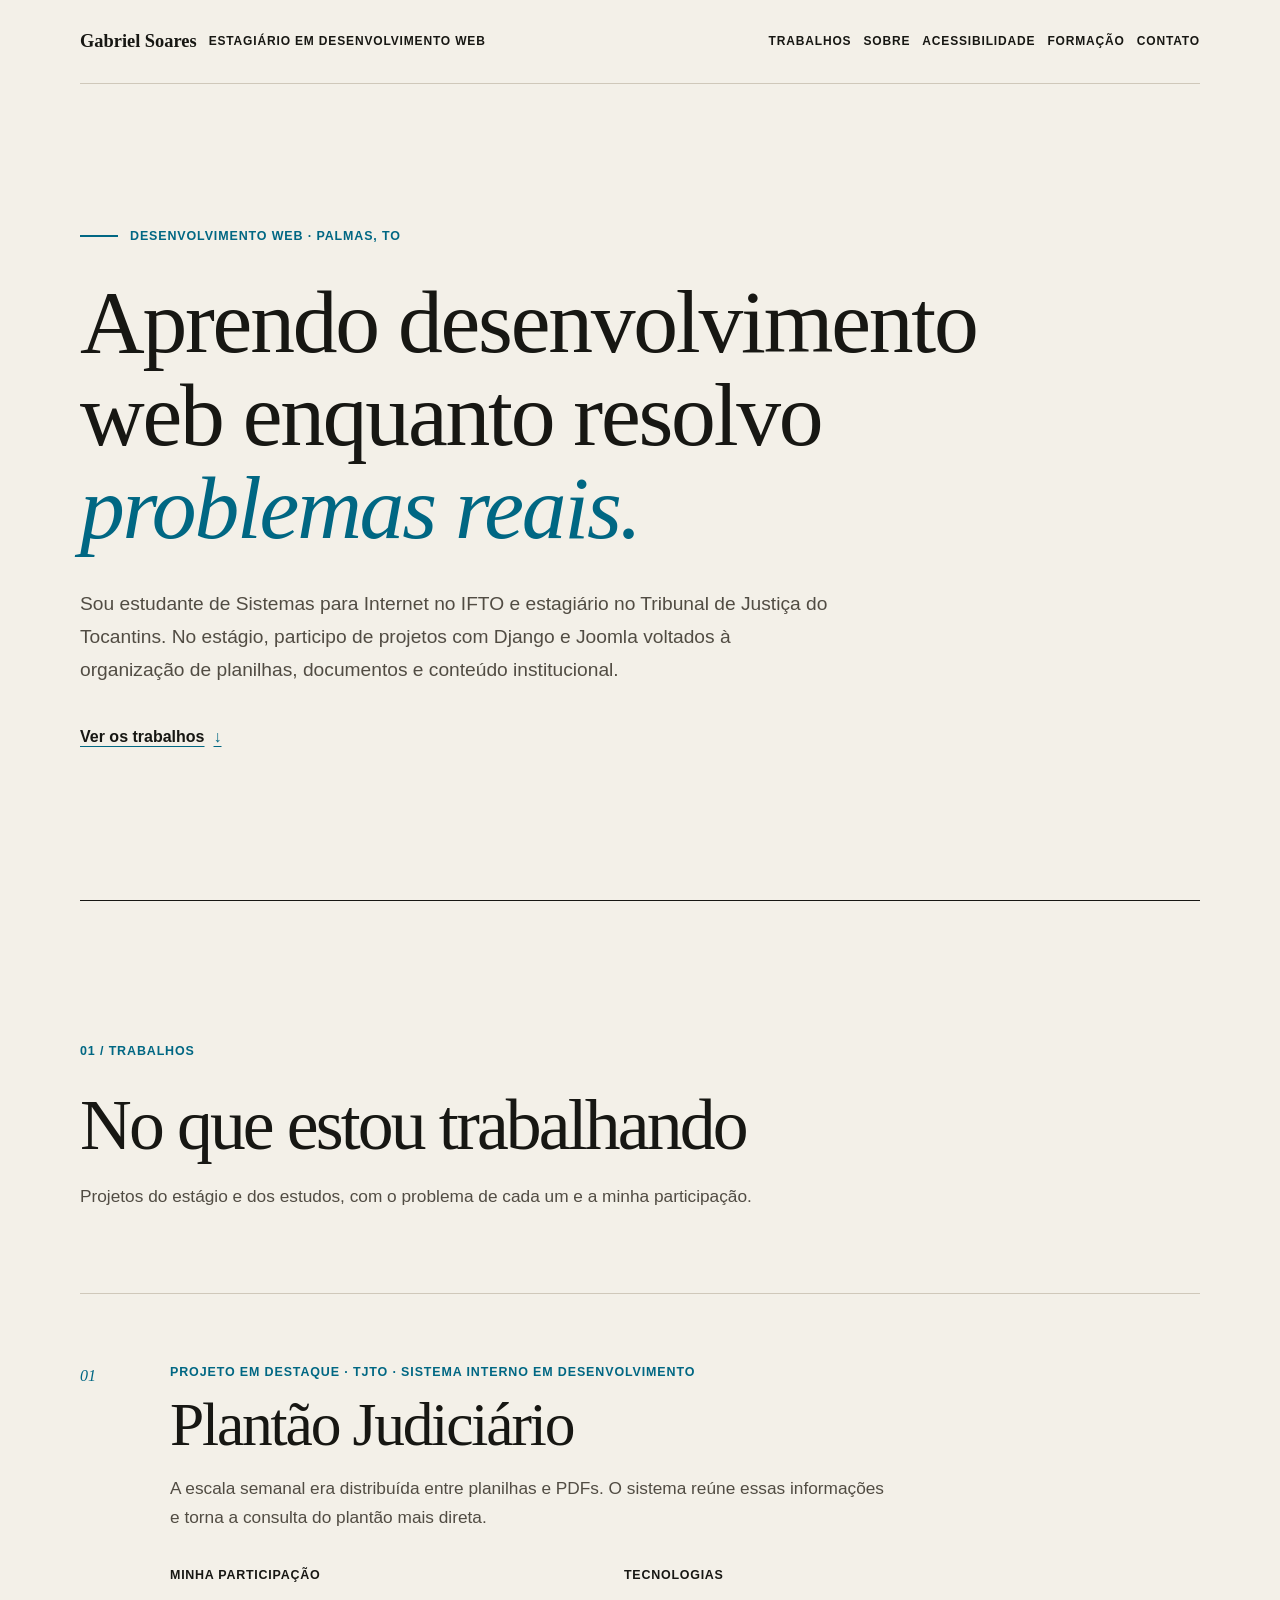
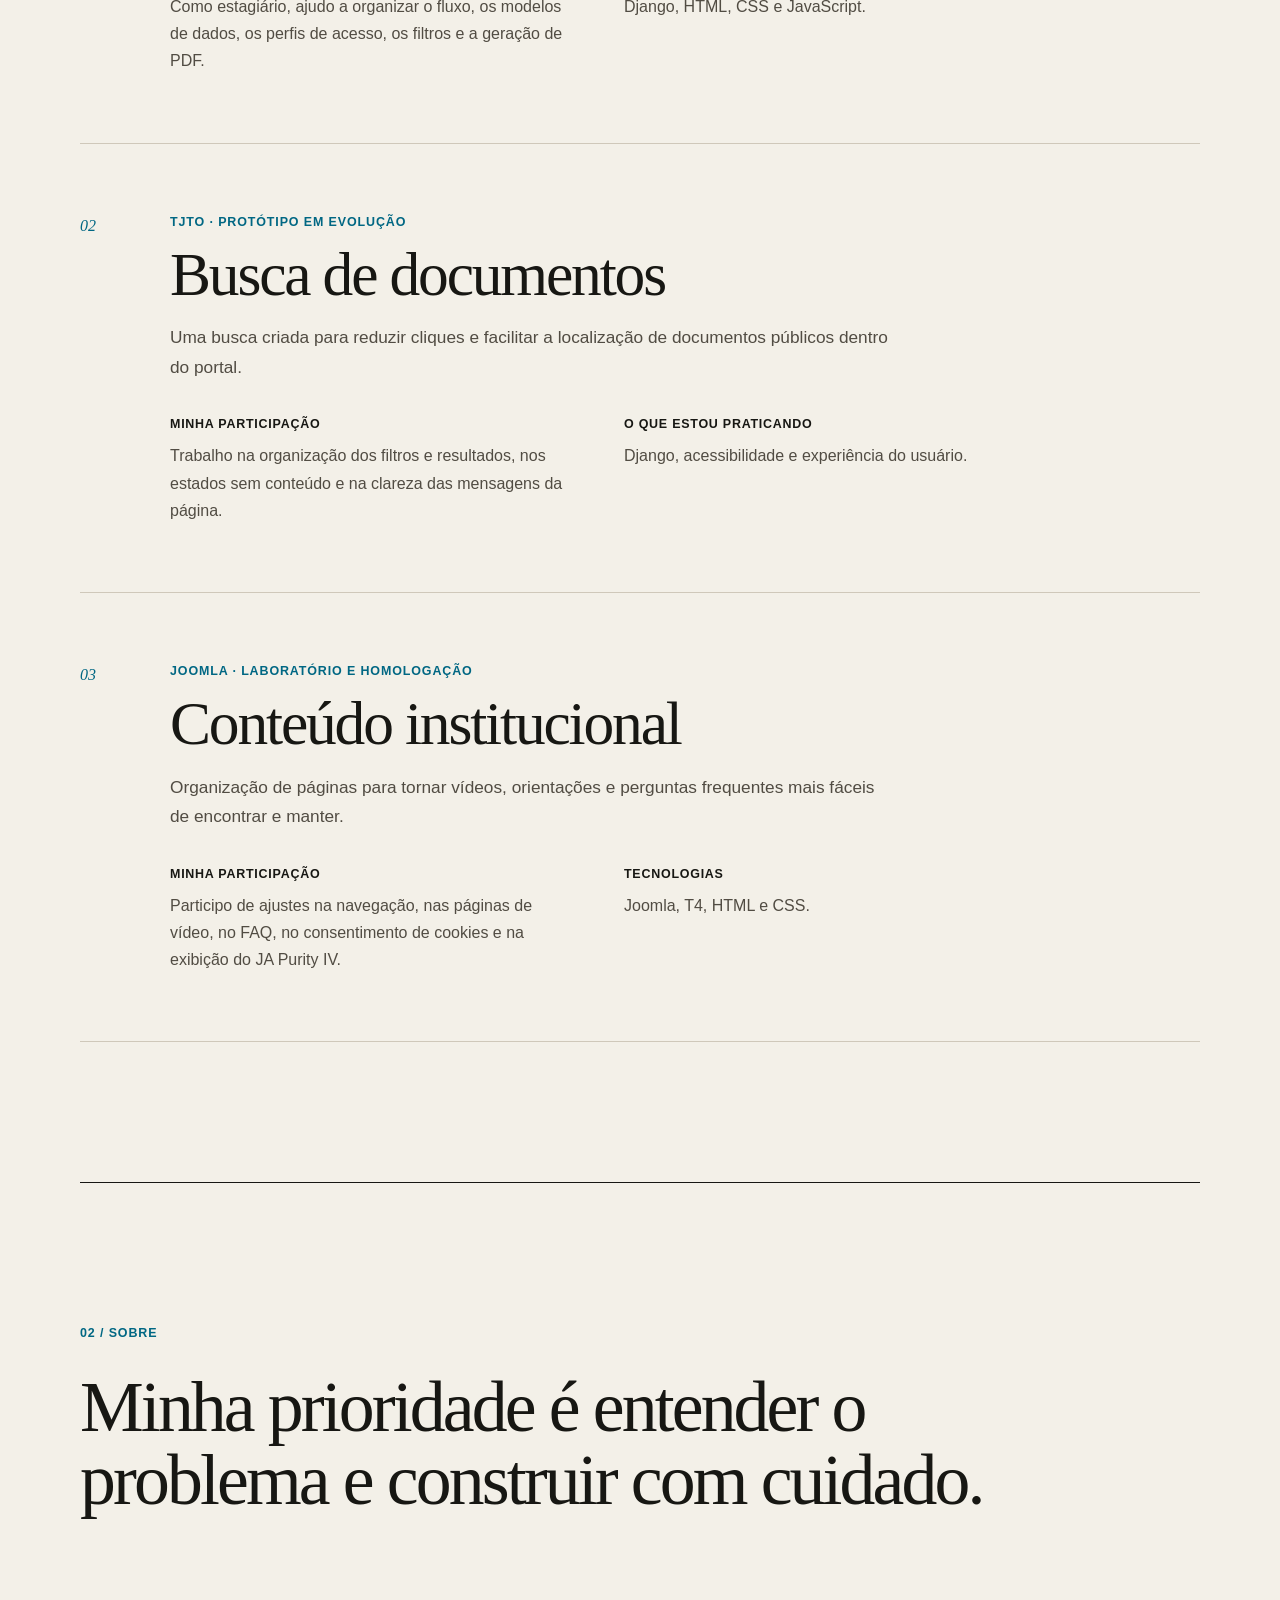
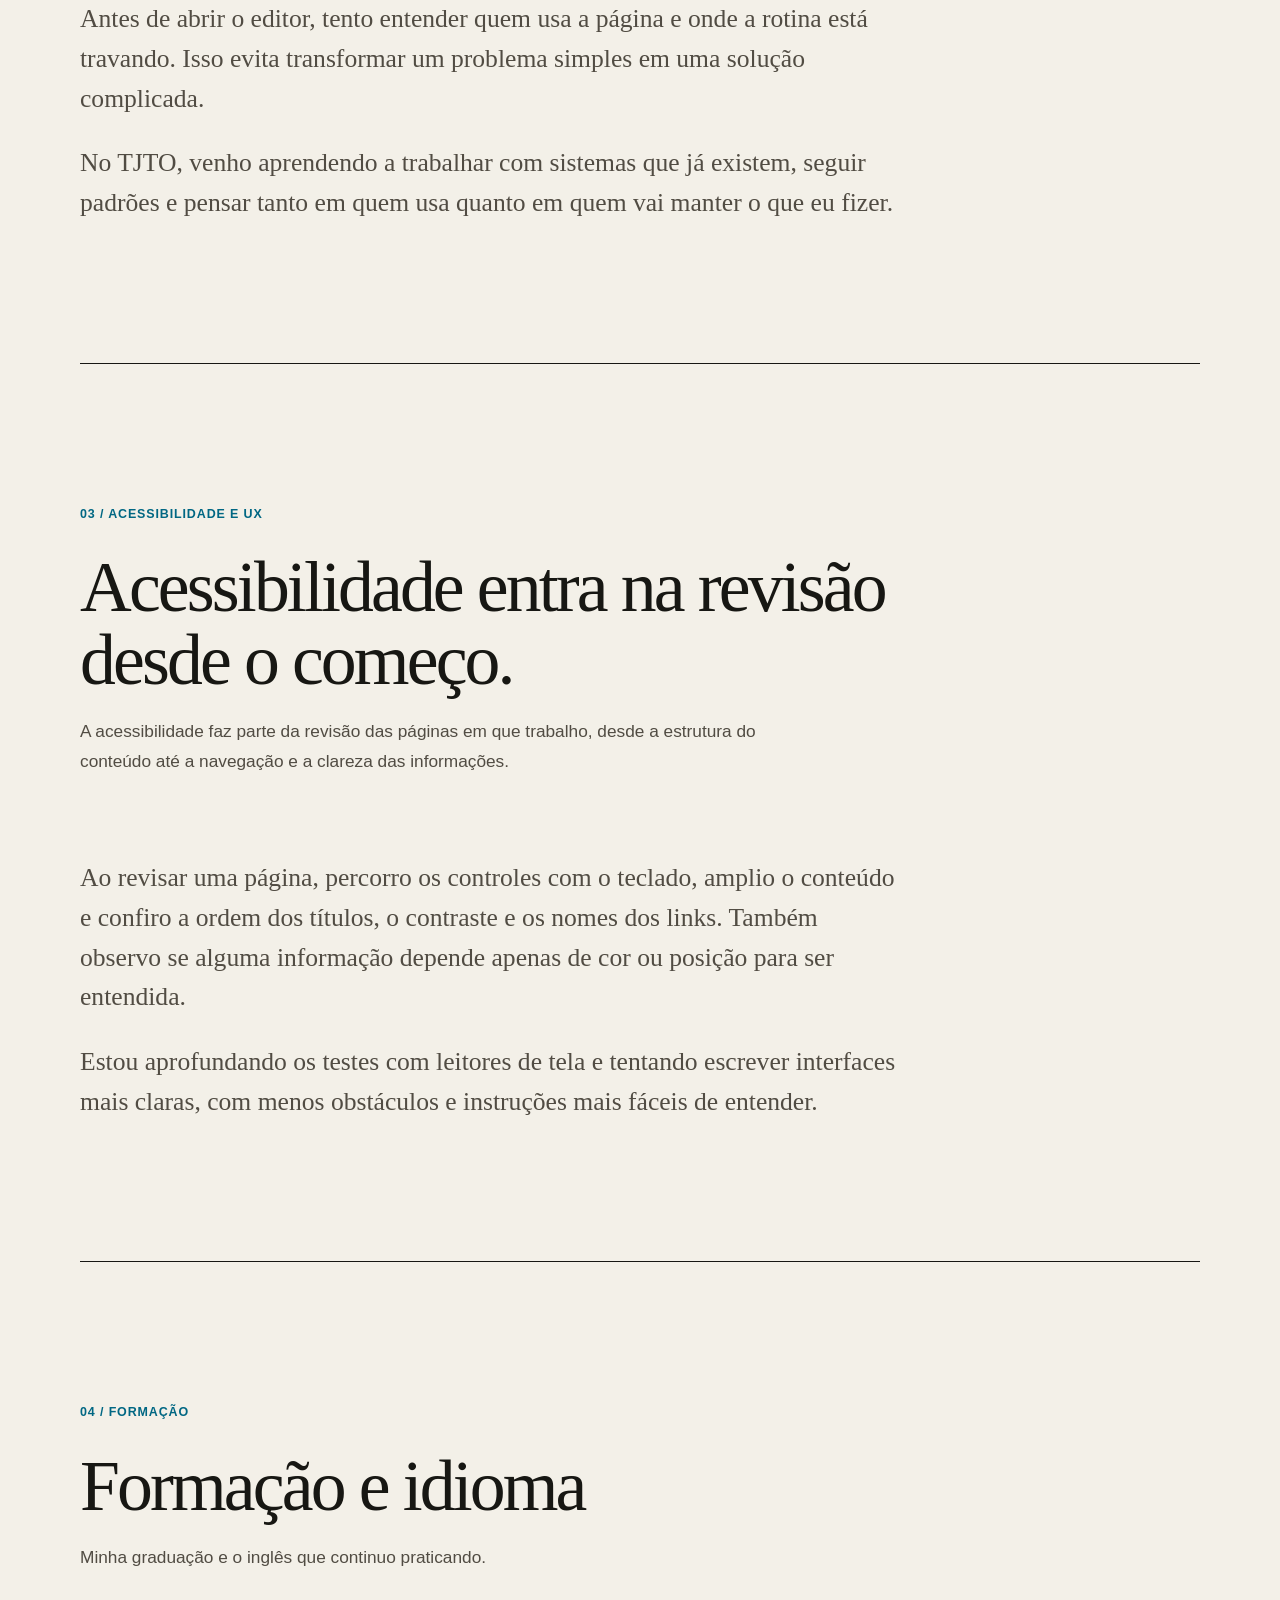
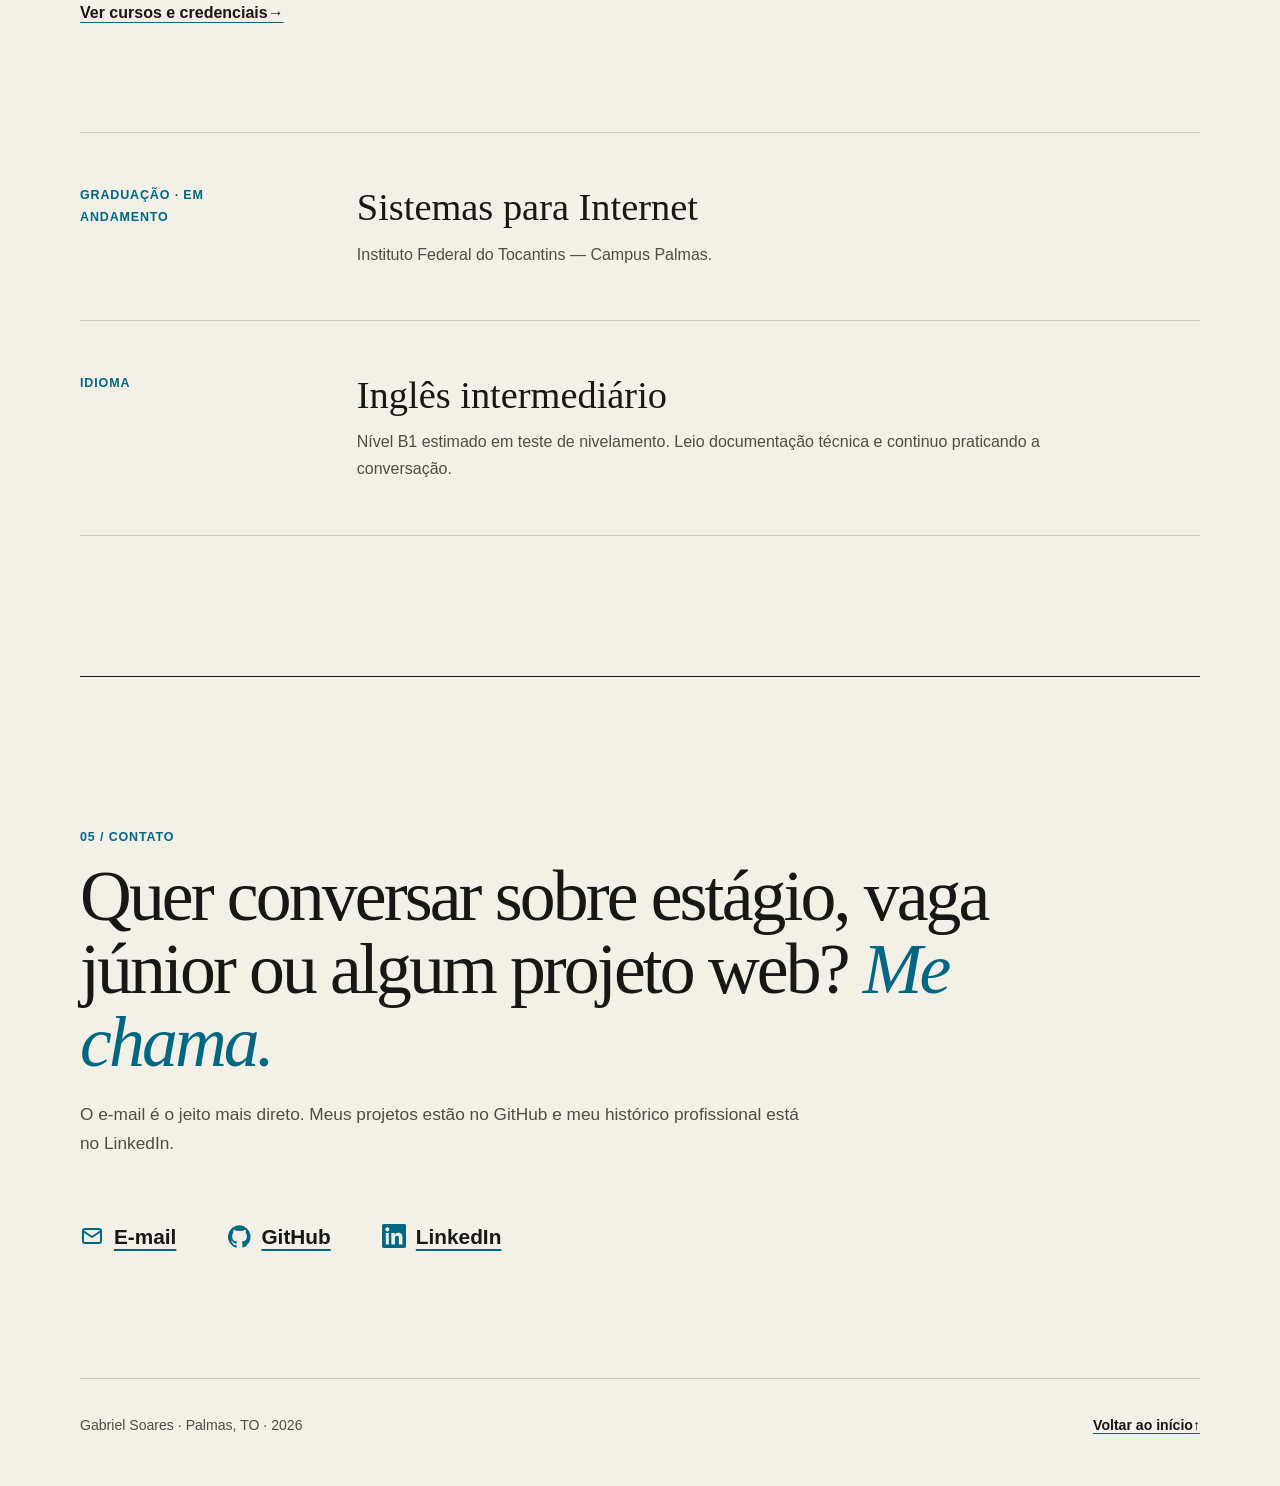
<file: index.html>
<!doctype html>
<html lang="pt-BR">
<head>
  <meta charset="utf-8">
  <meta name="viewport" content="width=device-width, initial-scale=1">
  <meta name="description" content="Portfólio de Gabriel Soares, estudante de Sistemas para Internet e estagiário em desenvolvimento web.">
  <meta name="author" content="Gabriel Soares">
  <meta name="theme-color" content="#f3f0e8">
  <meta name="color-scheme" content="light">
  <link rel="canonical" href="https://soars1.github.io/">
  <link rel="stylesheet" href="styles.css?v=c9b1fc285f71">
  <title>Gabriel Soares | Desenvolvimento web</title>
</head>
<body>
<div id="inicio" class="gs-portfolio" tabindex="-1"><a href="#conteudo" class="gs-skip-link"> Pular para o conteúdo principal </a>
<p id="aviso-nova-aba" class="gs-visually-hidden">O link abre em uma nova aba.</p>
<header class="gs-site-header"><a href="#inicio" class="gs-signature"> <strong>Gabriel Soares</strong> <span>Estagiário em desenvolvimento web</span> <span class="gs-visually-hidden">— voltar ao início</span> </a><nav aria-label="Navegação principal">
<ul class="gs-nav" role="list">
<li><a href="#trabalhos">Trabalhos</a></li>
<li><a href="#sobre">Sobre</a></li>
<li><a href="#acessibilidade">Acessibilidade</a></li>
<li><a href="#formacao">Formação</a></li>
<li><a href="#contato">Contato</a></li>
</ul>
</nav></header><main id="conteudo" tabindex="-1">
<section class="gs-hero" aria-labelledby="titulo-principal">
<p class="gs-overline">Desenvolvimento web · Palmas, TO</p>
<h1 id="titulo-principal">Aprendo desenvolvimento web enquanto resolvo <em>problemas reais.</em></h1>
<p class="gs-lead">Sou estudante de Sistemas para Internet no IFTO e estagiário no Tribunal de Justiça do Tocantins. No estágio, participo de projetos com Django e Joomla voltados à organização de planilhas, documentos e conteúdo institucional.</p>
<a href="#trabalhos" class="gs-text-link">Ver os trabalhos</a></section>
<section id="trabalhos" class="gs-section" aria-labelledby="titulo-trabalhos">
<div class="gs-section-heading">
<p class="gs-section-index" aria-hidden="true">01 / Trabalhos</p>
<div>
<h2 id="titulo-trabalhos">No que estou trabalhando</h2>
<p class="gs-section-intro">Projetos do estágio e dos estudos, com o problema de cada um e a minha participação.</p>
</div>
</div>
<ol class="gs-projects" role="list">
<li>
<article class="gs-project" aria-labelledby="projeto-plantao">
<p class="gs-project-number" aria-hidden="true">01</p>
<div class="gs-project-main">
<p class="gs-project-type">Projeto em destaque · TJTO · sistema interno em desenvolvimento</p>
<h3 id="projeto-plantao">Plantão Judiciário</h3>
<p class="gs-project-summary">A escala semanal era distribuída entre planilhas e PDFs. O sistema reúne essas informações e torna a consulta do plantão mais direta.</p>
<ul class="gs-project-details" role="list">
<li>
<p class="gs-detail-label"><strong>Minha participação</strong></p>
<p>Como estagiário, ajudo a organizar o fluxo, os modelos de dados, os perfis de acesso, os filtros e a geração de PDF.</p>
</li>
<li>
<p class="gs-detail-label"><strong>Tecnologias</strong></p>
<p>Django, HTML, CSS e JavaScript.</p>
</li>
</ul>
</div>
</article>
</li>
<li>
<article class="gs-project" aria-labelledby="projeto-documentos">
<p class="gs-project-number" aria-hidden="true">02</p>
<div class="gs-project-main">
<p class="gs-project-type">TJTO · protótipo em evolução</p>
<h3 id="projeto-documentos">Busca de documentos</h3>
<p class="gs-project-summary">Uma busca criada para reduzir cliques e facilitar a localização de documentos públicos dentro do portal.</p>
<ul class="gs-project-details" role="list">
<li>
<p class="gs-detail-label"><strong>Minha participação</strong></p>
<p>Trabalho na organização dos filtros e resultados, nos estados sem conteúdo e na clareza das mensagens da página.</p>
</li>
<li>
<p class="gs-detail-label"><strong>O que estou praticando</strong></p>
<p>Django, acessibilidade e experiência do usuário.</p>
</li>
</ul>
</div>
</article>
</li>
<li>
<article class="gs-project" aria-labelledby="projeto-joomla">
<p class="gs-project-number" aria-hidden="true">03</p>
<div class="gs-project-main">
<p class="gs-project-type">Joomla · laboratório e homologação</p>
<h3 id="projeto-joomla">Conteúdo institucional</h3>
<p class="gs-project-summary">Organização de páginas para tornar vídeos, orientações e perguntas frequentes mais fáceis de encontrar e manter.</p>
<ul class="gs-project-details" role="list">
<li>
<p class="gs-detail-label"><strong>Minha participação</strong></p>
<p>Participo de ajustes na navegação, nas páginas de vídeo, no FAQ, no consentimento de cookies e na exibição do JA Purity IV.</p>
</li>
<li>
<p class="gs-detail-label"><strong>Tecnologias</strong></p>
<p>Joomla, T4, HTML e CSS.</p>
</li>
</ul>
</div>
</article>
</li>
</ol></section>
<section id="sobre" class="gs-section" aria-labelledby="titulo-sobre">
<div class="gs-section-heading">
<p class="gs-section-index" aria-hidden="true">02 / Sobre</p>
<h2 id="titulo-sobre">Minha prioridade é entender o problema e construir com cuidado.</h2>
</div>
<div class="gs-reading-text">
<p>Antes de abrir o editor, tento entender quem usa a página e onde a rotina está travando. Isso evita transformar um problema simples em uma solução complicada.</p>
<p>No TJTO, venho aprendendo a trabalhar com sistemas que já existem, seguir padrões e pensar tanto em quem usa quanto em quem vai manter o que eu fizer.</p>
</div>
</section>
<section id="acessibilidade" class="gs-section" aria-labelledby="titulo-acessibilidade">
<div class="gs-section-heading">
<p class="gs-section-index" aria-hidden="true">03 / Acessibilidade e UX</p>
<div>
<h2 id="titulo-acessibilidade">Acessibilidade entra na revisão desde o começo.</h2>
<p class="gs-section-intro">A acessibilidade faz parte da revisão das páginas em que trabalho, desde a estrutura do conteúdo até a navegação e a clareza das informações.</p>
</div>
</div>
<div class="gs-reading-text">
<p>Ao revisar uma página, percorro os controles com o teclado, amplio o conteúdo e confiro a ordem dos títulos, o contraste e os nomes dos links. Também observo se alguma informação depende apenas de cor ou posição para ser entendida.</p>
<p>Estou aprofundando os testes com leitores de tela e tentando escrever interfaces mais claras, com menos obstáculos e instruções mais fáceis de entender.</p>
</div>
</section>
<section id="formacao" class="gs-section" aria-labelledby="titulo-formacao">
<div class="gs-section-heading">
<p class="gs-section-index" aria-hidden="true">04 / Formação</p>
<div>
<h2 id="titulo-formacao">Formação e idioma</h2>
<p class="gs-section-intro">Minha graduação e o inglês que continuo praticando.</p>
<p class="gs-education-links gs-course-cta-wrap"><a href="cursos/" class="gs-course-cta"> Ver cursos e credenciais <span aria-hidden="true">→</span> </a></p>
</div>
</div>
<ul class="gs-education-list" role="list">
<li>
<article class="gs-education-item">
<p class="gs-education-date">Graduação · em andamento</p>
<div>
<h3>Sistemas para Internet</h3>
<p>Instituto Federal do Tocantins — Campus Palmas.</p>
</div>
</article>
</li>
<li>
<article class="gs-education-item">
<p class="gs-education-date">Idioma</p>
<div>
<h3>Inglês intermediário</h3>
<p>Nível B1 estimado em teste de nivelamento. Leio documentação técnica e continuo praticando a conversação.</p>
</div>
</article>
</li>
</ul>
</section>
</main><footer id="contato" class="gs-contact" aria-labelledby="titulo-contato">
<p class="gs-section-index" aria-hidden="true">05 / Contato</p>
<div class="gs-contact-grid">
<div>
<h2 id="titulo-contato">Quer conversar sobre estágio, vaga júnior ou algum projeto web? <em>Me chama.</em></h2>
<p class="gs-contact-intro">O e-mail é o jeito mais direto. Meus projetos estão no GitHub e meu histórico profissional está no LinkedIn.</p>
</div>
<address class="gs-contact-links"><a href="mailto:gabrielferrarilima@gmail.com">E-mail</a> <a href="https://github.com/soars1" target="_blank" rel="noopener noreferrer" aria-describedby="aviso-nova-aba"> GitHub </a> <a href="https://www.linkedin.com/in/gabriel-soares-ferrari-lima-22b782405" target="_blank" rel="noopener noreferrer" aria-describedby="aviso-nova-aba"> LinkedIn </a></address></div>
<div class="gs-footer-line">
<p>Gabriel Soares · Palmas, TO · <time datetime="2026">2026</time></p>
<a href="#inicio"> Voltar ao início <span aria-hidden="true">↑</span> </a></div>
</footer></div>
</body>
</html>
</file>
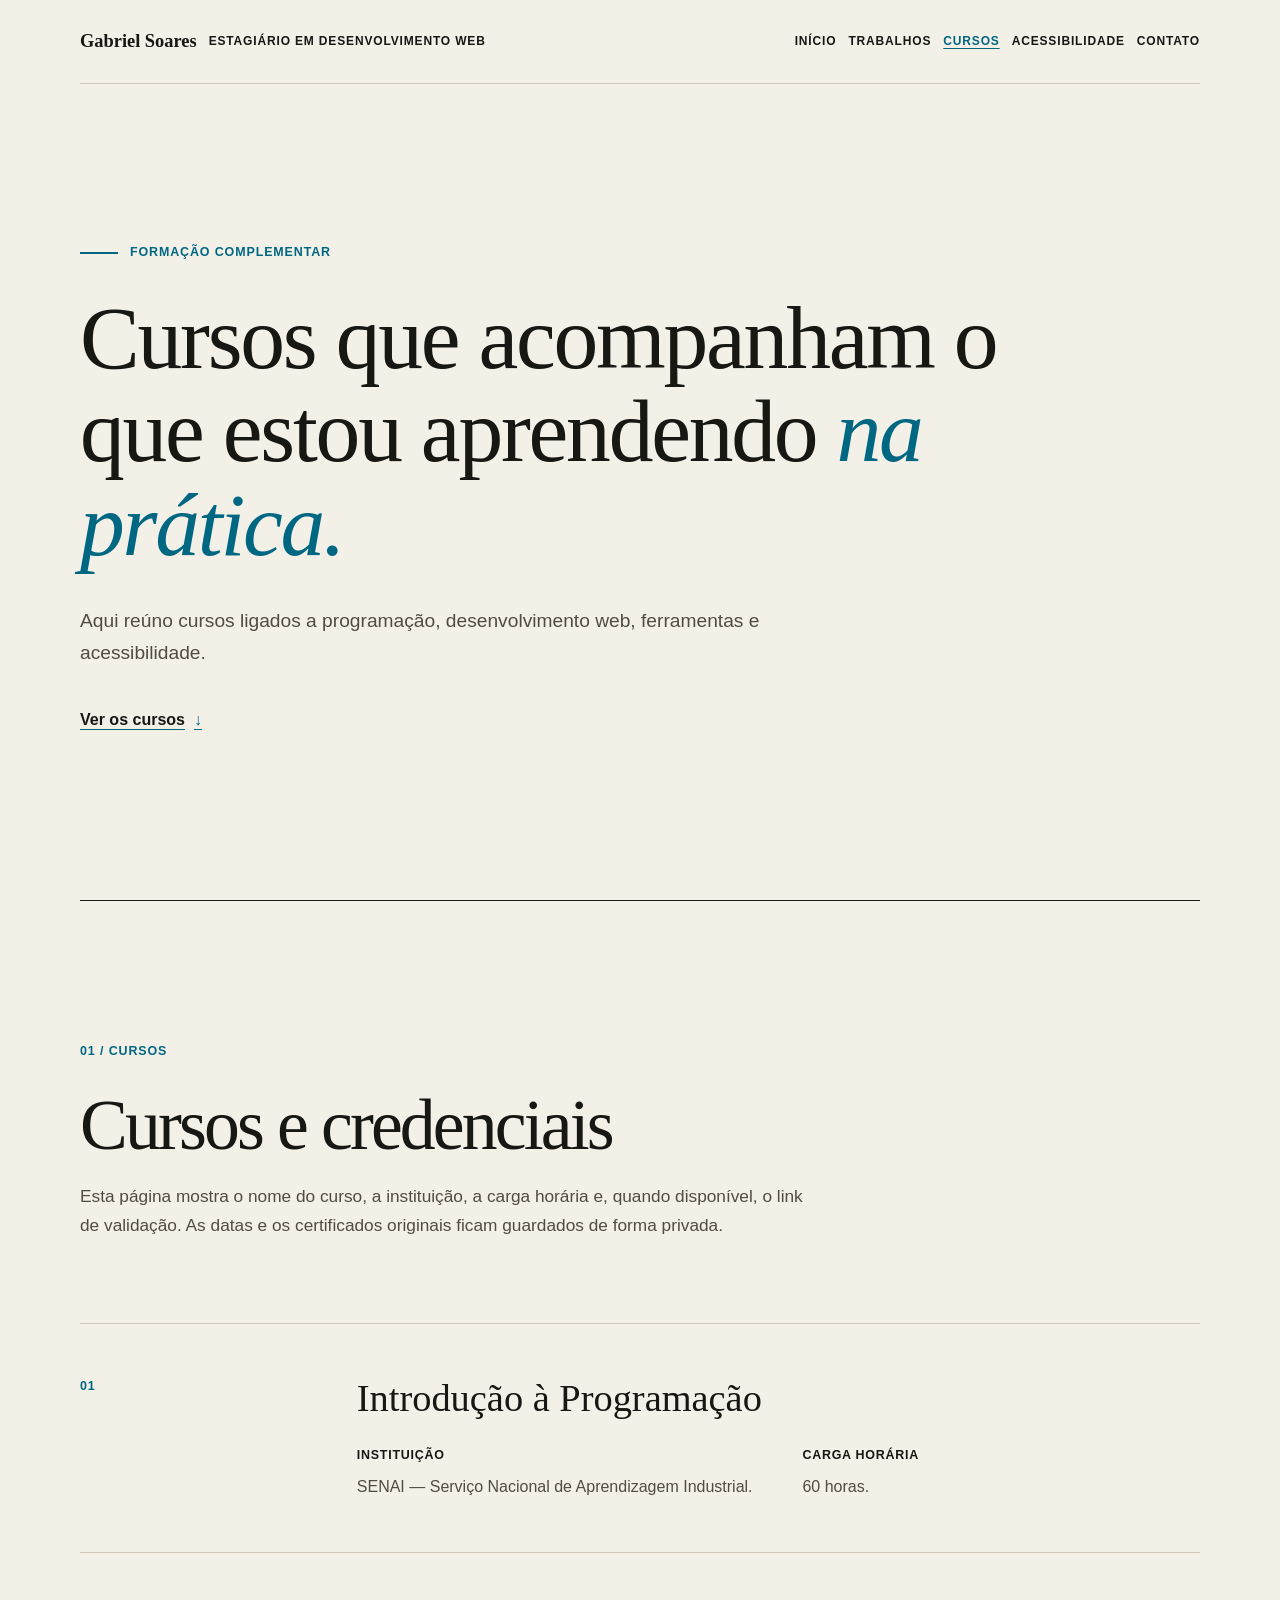
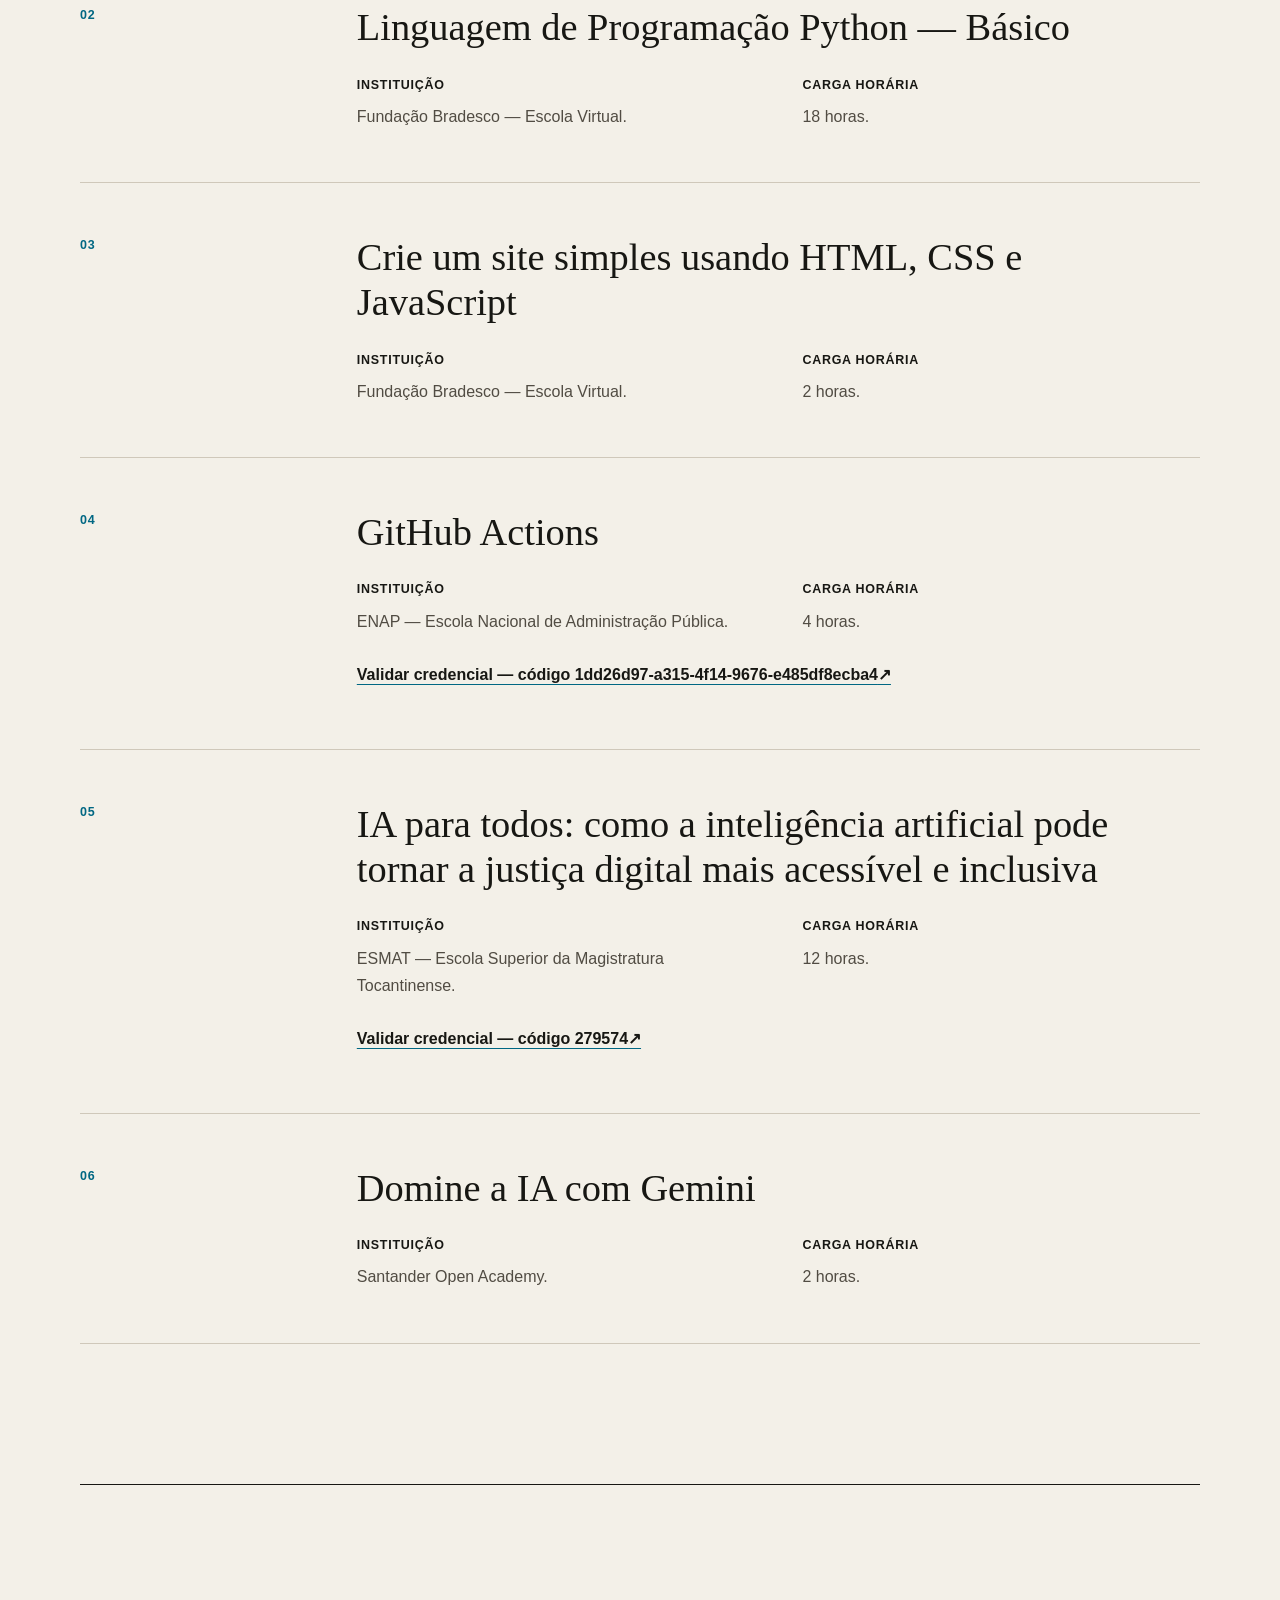
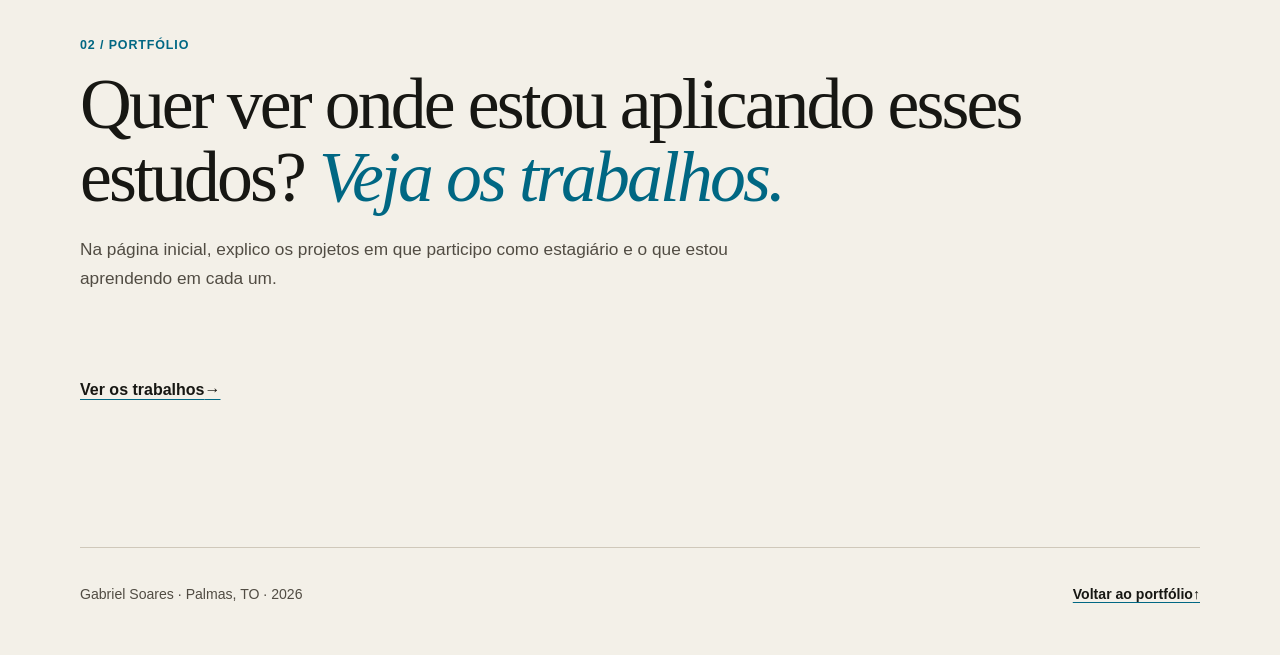
<file: cursos/index.html>
<!doctype html>
<html lang="pt-BR">
<head>
  <meta charset="utf-8">
  <meta name="viewport" content="width=device-width, initial-scale=1">
  <meta name="description" content="Cursos e certificados de Gabriel Soares nas áreas de desenvolvimento web, programação e acessibilidade.">
  <meta name="author" content="Gabriel Soares">
  <meta name="theme-color" content="#f3f0e8">
  <meta name="color-scheme" content="light">
  <link rel="canonical" href="https://soars1.github.io/cursos/">
  <link rel="stylesheet" href="../styles.css?v=c9b1fc285f71">
  <title>Cursos e certificados | Gabriel Soares</title>
</head>
<body>
<div id="inicio" class="gs-portfolio gs-courses-page" tabindex="-1"><a href="#conteudo" class="gs-skip-link"> Pular para o conteúdo principal </a>
<p id="aviso-nova-aba" class="gs-visually-hidden">O link abre em uma nova aba.</p>
<header class="gs-site-header"><a href="../" class="gs-signature"> <strong>Gabriel Soares</strong> <span>Estagiário em desenvolvimento web</span> <span class="gs-visually-hidden">— voltar ao portfólio</span> </a><nav aria-label="Navegação principal">
<ul class="gs-nav" role="list">
<li><a href="../">Início</a></li>
<li><a href="../#trabalhos">Trabalhos</a></li>
<li><a href="#conteudo" aria-current="page">Cursos</a></li>
<li><a href="../#acessibilidade">Acessibilidade</a></li>
<li><a href="../#contato">Contato</a></li>
</ul>
</nav></header><main id="conteudo" tabindex="-1">
<section class="gs-hero" aria-labelledby="titulo-principal">
<p class="gs-overline">Formação complementar</p>
<h1 id="titulo-principal">Cursos que acompanham o que estou aprendendo <em>na prática.</em></h1>
<p class="gs-lead">Aqui reúno cursos ligados a programação, desenvolvimento web, ferramentas e acessibilidade.</p>
<a href="#lista-cursos" class="gs-text-link">Ver os cursos</a></section>
<section id="lista-cursos" class="gs-section" aria-labelledby="titulo-cursos">
<div class="gs-section-heading">
<p class="gs-section-index" aria-hidden="true">01 / Cursos</p>
<div>
<h2 id="titulo-cursos">Cursos e credenciais</h2>
<p class="gs-section-intro">Esta página mostra o nome do curso, a instituição, a carga horária e, quando disponível, o link de validação. As datas e os certificados originais ficam guardados de forma privada.</p>
</div>
</div>
<ol class="gs-education-list" role="list">
<li>
<article class="gs-education-item" aria-labelledby="curso-programacao">
<p class="gs-education-date" aria-hidden="true">01</p>
<div>
<h3 id="curso-programacao">Introdução à Programação</h3>
<ul class="gs-project-details" role="list">
<li>
<p class="gs-detail-label"><strong>Instituição</strong></p>
<p>SENAI — Serviço Nacional de Aprendizagem Industrial.</p>
</li>
<li>
<p class="gs-detail-label"><strong>Carga horária</strong></p>
<p>60 horas.</p>
</li>
</ul>
</div>
</article>
</li>
<li>
<article class="gs-education-item" aria-labelledby="curso-python">
<p class="gs-education-date" aria-hidden="true">02</p>
<div>
<h3 id="curso-python">Linguagem de Programação Python — Básico</h3>
<ul class="gs-project-details" role="list">
<li>
<p class="gs-detail-label"><strong>Instituição</strong></p>
<p>Fundação Bradesco — Escola Virtual.</p>
</li>
<li>
<p class="gs-detail-label"><strong>Carga horária</strong></p>
<p>18 horas.</p>
</li>
</ul>
</div>
</article>
</li>
<li>
<article class="gs-education-item" aria-labelledby="curso-html-css-js">
<p class="gs-education-date" aria-hidden="true">03</p>
<div>
<h3 id="curso-html-css-js">Crie um site simples usando HTML, CSS e JavaScript</h3>
<ul class="gs-project-details" role="list">
<li>
<p class="gs-detail-label"><strong>Instituição</strong></p>
<p>Fundação Bradesco — Escola Virtual.</p>
</li>
<li>
<p class="gs-detail-label"><strong>Carga horária</strong></p>
<p>2 horas.</p>
</li>
</ul>
</div>
</article>
</li>
<li>
<article class="gs-education-item" aria-labelledby="curso-github-actions">
<p class="gs-education-date" aria-hidden="true">04</p>
<div>
<h3 id="curso-github-actions">GitHub Actions</h3>
<ul class="gs-project-details" role="list">
<li>
<p class="gs-detail-label"><strong>Instituição</strong></p>
<p>ENAP — Escola Nacional de Administração Pública.</p>
</li>
<li>
<p class="gs-detail-label"><strong>Carga horária</strong></p>
<p>4 horas.</p>
</li>
</ul>
<p class="gs-education-links"><a href="https://www.escolavirtual.gov.br/documentos/validacao" target="_blank" rel="noopener noreferrer" aria-describedby="aviso-nova-aba"> Validar credencial — código 1dd26d97-a315-4f14-9676-e485df8ecba4 <span aria-hidden="true">↗</span> </a></p>
</div>
</article>
</li>
<li>
<article class="gs-education-item" aria-labelledby="curso-ia-esmat">
<p class="gs-education-date" aria-hidden="true">05</p>
<div>
<h3 id="curso-ia-esmat">IA para todos: como a inteligência artificial pode tornar a justiça digital mais acessível e inclusiva</h3>
<ul class="gs-project-details" role="list">
<li>
<p class="gs-detail-label"><strong>Instituição</strong></p>
<p>ESMAT — Escola Superior da Magistratura Tocantinense.</p>
</li>
<li>
<p class="gs-detail-label"><strong>Carga horária</strong></p>
<p>12 horas.</p>
</li>
</ul>
<p class="gs-education-links"><a href="https://app.esmat.tjto.jus.br/sav/validate" target="_blank" rel="noopener noreferrer" aria-describedby="aviso-nova-aba"> Validar credencial — código 279574 <span aria-hidden="true">↗</span> </a></p>
</div>
</article>
</li>
<li>
<article class="gs-education-item" aria-labelledby="curso-gemini">
<p class="gs-education-date" aria-hidden="true">06</p>
<div>
<h3 id="curso-gemini">Domine a IA com Gemini</h3>
<ul class="gs-project-details" role="list">
<li>
<p class="gs-detail-label"><strong>Instituição</strong></p>
<p>Santander Open Academy.</p>
</li>
<li>
<p class="gs-detail-label"><strong>Carga horária</strong></p>
<p>2 horas.</p>
</li>
</ul>
</div>
</article>
</li>
</ol></section>
</main><footer class="gs-contact" aria-labelledby="titulo-voltar-portfolio">
<p class="gs-section-index" aria-hidden="true">02 / Portfólio</p>
<div class="gs-contact-grid">
<div>
<h2 id="titulo-voltar-portfolio">Quer ver onde estou aplicando esses estudos? <em>Veja os trabalhos.</em></h2>
<p class="gs-contact-intro">Na página inicial, explico os projetos em que participo como estagiário e o que estou aprendendo em cada um.</p>
</div>
<p class="gs-education-links"><a href="../#trabalhos"> Ver os trabalhos <span aria-hidden="true">→</span> </a></p>
</div>
<div class="gs-footer-line">
<p>Gabriel Soares · Palmas, TO · <time datetime="2026">2026</time></p>
<a href="../"> Voltar ao portfólio <span aria-hidden="true">↑</span> </a></div>
</footer></div>
</body>
</html>
</file>
<file: styles.css>
html {
  min-height: 100%;
  scroll-behavior: smooth;
  background: #f3f0e8;
}

body {
  min-height: 100%;
  margin: 0;
  overflow-x: hidden;
  background: #f3f0e8;
}
.gs-portfolio {
  --gs-paper: #f3f0e8; --gs-ink: #171713; --gs-text: #514c43; --gs-accent: #006783; --gs-line: #cfc8ba;
  --gs-width: min(70rem, calc(100% - 3rem));
  width: 100%; min-height: 100vh; margin: 0; background: var(--gs-paper); color: var(--gs-text);
  font-family: Inter, "Segoe UI", Arial, sans-serif; font-size: 1rem; line-height: 1.7; text-align: left !important;
  -webkit-font-smoothing: antialiased;
}

.gs-portfolio *, .gs-portfolio *::before, .gs-portfolio *::after { box-sizing: border-box; }

.gs-portfolio :where(h1, h2, h3, p, li) {
  margin-top: 0; overflow-wrap: break-word; text-align: left !important;
}

.gs-portfolio :where(h1, h2, h3) {
  color: var(--gs-ink); hyphens: none; word-break: normal; overflow-wrap: normal;
}

.gs-portfolio a {
  color: inherit; text-decoration-thickness: .08em; text-underline-offset: .22em; text-decoration-skip-ink: auto;
}

.gs-portfolio a:hover { color: var(--gs-accent); }

.gs-portfolio :where(a, button):focus {
  outline: 3px solid var(--gs-ink); outline-offset: 4px; border-radius: 2px;
}

.gs-portfolio:focus, .gs-portfolio main:focus { outline: none; }

@supports selector(:focus-visible) {
  .gs-portfolio :where(a, button):focus:not(:focus-visible) { outline: none; }
}

.gs-visually-hidden {
  position: absolute !important; width: 1px !important; height: 1px !important;
  margin: -1px !important; padding: 0 !important; overflow: hidden !important;
  clip: rect(0 0 0 0) !important; clip-path: inset(50%) !important;
  white-space: nowrap !important; border: 0 !important;
}

.gs-skip-link {
  position: fixed; top: 12px; left: 12px; z-index: 1000;
  min-height: 44px; display: inline-flex; align-items: center; padding: 10px 15px;
  transform: translateY(-180%); background: var(--gs-ink); color: #fff !important;
  font-weight: 800; text-decoration: none;
}

.gs-skip-link:focus { transform: translateY(0); }

@supports selector(:focus-visible) {
  .gs-skip-link:focus:not(:focus-visible) { transform: translateY(-180%); }
}

.gs-site-header, .gs-hero, .gs-section, .gs-contact {
  width: var(--gs-width); margin-inline: auto;
}

.gs-site-header {
  min-height: 84px; display: flex; align-items: center; justify-content: space-between;
  gap: 16px; border-bottom: 1px solid var(--gs-line);
}

.gs-signature {
  min-height: 44px; display: inline-flex; flex-wrap: wrap; align-items: center; gap: 4px 12px;
  color: var(--gs-ink) !important; text-decoration: none !important;
}

.gs-signature strong, .gs-hero h1, .gs-section-heading h2, .gs-contact h2,
.gs-project-number, .gs-project h3, .gs-reading-text p, .gs-education-item h3 {
  font-family: Georgia, "Times New Roman", serif;
}

.gs-signature strong { font-size: 1.15rem; }

.gs-signature > span:not(.gs-visually-hidden) {
  font-size: .75rem; font-weight: 800; letter-spacing: .07em; text-transform: uppercase;
}

.gs-nav, .gs-projects, .gs-education-list, .gs-project-details {
  margin: 0; padding: 0; list-style: none;
}

.gs-nav {
  display: flex; flex-wrap: nowrap; justify-content: flex-end; gap: 12px;
}

.gs-nav li, .gs-projects > li, .gs-education-list > li { margin: 0; }

.gs-nav a {
  min-height: 44px; display: inline-flex; align-items: center; color: var(--gs-ink);
  font-size: .75rem; font-weight: 800; letter-spacing: .07em;
  text-decoration: none; text-transform: uppercase; white-space: nowrap;
}

.gs-nav a:hover, .gs-nav a:focus-visible { text-decoration: underline; }

.gs-nav a[aria-current="page"] {
  color: var(--gs-accent); text-decoration: underline;
}

.gs-hero {
  min-height: calc(100svh - 84px); display: flex; flex-direction: column;
  align-items: flex-start; justify-content: center; padding-block: clamp(80px, 11vw, 145px);
}

.gs-overline, .gs-section-index, .gs-project-type, .gs-education-date {
  color: var(--gs-accent) !important; font-size: .78rem; font-weight: 800;
  letter-spacing: .07em; text-transform: uppercase;
}

.gs-overline {
  display: flex; align-items: center; gap: 12px; margin-bottom: 28px;
}

.gs-overline::before {
  width: 38px; height: 2px; flex: 0 0 auto; content: ""; background: var(--gs-accent);
}

.gs-hero h1 {
  max-width: 940px; margin-bottom: 34px; font-size: clamp(2.8rem, 7vw, 6.8rem);
  font-weight: 400; letter-spacing: -.025em; line-height: 1.04;
}

.gs-hero h1 em, .gs-contact h2 em {
  color: var(--gs-accent); font-weight: 400;
}

.gs-lead {
  max-width: 760px; margin-bottom: 28px; font-size: clamp(1.05rem, 1.5vw, 1.25rem);
}

.gs-text-link {
  min-height: 44px; display: inline-flex; align-items: center;
  color: var(--gs-ink) !important; font-weight: 800; text-decoration-color: var(--gs-accent);
}

.gs-text-link::after {
  margin-left: 9px; content: "↓"; color: var(--gs-accent); transition: transform 160ms ease;
}

.gs-text-link:hover::after { transform: translateY(3px); }

.gs-section {
  padding-block: clamp(80px, 11vw, 140px); border-top: 1px solid var(--gs-ink); scroll-margin-top: 24px;
}

.gs-section-heading {
  display: grid; gap: 14px; margin-bottom: clamp(48px, 7vw, 82px);
}

.gs-section-heading h2, .gs-contact h2 {
  max-width: 960px; margin-bottom: 0; font-size: clamp(2.65rem, 5.6vw, 5.5rem);
  font-weight: 400; letter-spacing: -.04em; line-height: 1.02;
}

.gs-section-intro, .gs-contact-intro {
  max-width: 730px; margin: 20px 0 0; font-size: 1.08rem;
}

.gs-projects, .gs-education-list { border-top: 1px solid var(--gs-line); }

.gs-project {
  display: grid; grid-template-columns: 56px minmax(0, 1fr); gap: 34px;
  padding-block: clamp(44px, 6vw, 68px); border-bottom: 1px solid var(--gs-line);
}

.gs-project-number {
  color: var(--gs-accent) !important; font-style: italic;
}

.gs-project-main { min-width: 0; max-width: 900px; }
.gs-project-type { margin-bottom: 10px; }

.gs-project h3 {
  margin-bottom: 18px; font-size: clamp(2.35rem, 4.8vw, 4.6rem);
  font-weight: 400; letter-spacing: -.035em; line-height: 1.02;
}

.gs-project-summary {
  max-width: 720px; margin-bottom: 32px; font-size: 1.08rem;
}

.gs-project-details {
  max-width: 860px; display: grid; grid-template-columns: repeat(2, minmax(0, 1fr)); gap: 28px 48px;
}

.gs-project-details li, .gs-project-details p, .gs-education-item p, .gs-footer-line p {
  margin-bottom: 0;
}

.gs-detail-label {
  margin-bottom: 7px !important; color: var(--gs-ink); font-size: .78rem;
  letter-spacing: .06em; text-transform: uppercase;
}

.gs-reading-text { max-width: 820px; }

.gs-reading-text p {
  margin-bottom: 25px; font-size: clamp(1.25rem, 2vw, 1.7rem); line-height: 1.55;
}

.gs-reading-text p:last-child { margin-bottom: 0; }

.gs-education-item {
  display: grid; grid-template-columns: minmax(150px, 200px) minmax(0, 1fr);
  gap: clamp(28px, 6vw, 80px); padding-block: clamp(34px, 5vw, 52px);
  border-bottom: 1px solid var(--gs-line);
}

.gs-education-item h3 {
  max-width: 800px; margin-bottom: 10px; font-size: clamp(1.65rem, 3vw, 2.6rem);
  font-weight: 400; line-height: 1.18;
}

.gs-education-item p { max-width: 730px; }

.gs-courses-page .gs-education-item .gs-project-details { margin-top: 24px; }

.gs-education-links {
  display: flex; flex-wrap: wrap; gap: 8px 24px; margin-top: 18px !important;
}

.gs-education-links a, .gs-contact-links a, .gs-footer-line a {
  min-height: 44px; display: inline-flex; align-items: center;
  color: var(--gs-ink) !important; font-weight: 800; text-decoration-color: var(--gs-accent);
}

.gs-contact {
  padding-block: clamp(80px, 12vw, 150px) 38px;
  border-top: 1px solid var(--gs-ink); scroll-margin-top: 24px;
}

.gs-contact-grid {
  display: grid; gap: clamp(34px, 5vw, 56px);
}

.gs-contact-links {
  display: flex; flex-wrap: nowrap; align-items: center; justify-content: flex-start;
  gap: clamp(24px, 4vw, 52px); margin: 0; font-style: normal;
}

.gs-contact-links a {
  gap: 10px; font-size: clamp(1.05rem, 2vw, 1.3rem);
}

.gs-contact-links a::before {
  width: 1.15em; height: 1.15em; flex: 0 0 1.15em; content: "";
  background: var(--gs-accent); -webkit-mask: var(--gs-social-icon) center / contain no-repeat;
  mask: var(--gs-social-icon) center / contain no-repeat;
}

.gs-contact-links a[href^="mailto:"] {
  --gs-social-icon: url("data:image/svg+xml,%3Csvg xmlns='http://www.w3.org/2000/svg' viewBox='0 0 24 24' fill='none' stroke='black' stroke-width='2' stroke-linecap='round' stroke-linejoin='round'%3E%3Crect x='3' y='5' width='18' height='14' rx='2'/%3E%3Cpath d='m3 7 9 6 9-6'/%3E%3C/svg%3E");
}

.gs-contact-links a[href*="github.com"] {
  --gs-social-icon: url("data:image/svg+xml,%3Csvg xmlns='http://www.w3.org/2000/svg' viewBox='0 0 24 24'%3E%3Cpath fill='black' d='M12 .3a12 12 0 0 0-3.79 23.4c.6.11.82-.26.82-.58v-2.23c-3.34.73-4.04-1.61-4.04-1.61-.55-1.39-1.33-1.76-1.33-1.76-1.09-.75.08-.73.08-.73 1.21.09 1.84 1.24 1.84 1.24 1.07 1.84 2.81 1.31 3.5 1 .11-.78.42-1.31.76-1.61-2.67-.31-5.47-1.34-5.47-5.93 0-1.31.47-2.38 1.24-3.22-.12-.3-.54-1.52.12-3.18 0 0 1.01-.32 3.3 1.23a11.5 11.5 0 0 1 6.01 0c2.29-1.55 3.3-1.23 3.3-1.23.65 1.66.24 2.88.12 3.18.77.84 1.24 1.91 1.24 3.22 0 4.61-2.81 5.62-5.48 5.92.43.37.81 1.1.81 2.22v3.29c0 .32.22.69.83.58A12 12 0 0 0 12 .3Z'/%3E%3C/svg%3E");
}

.gs-contact-links a[href*="linkedin.com"] {
  --gs-social-icon: url("data:image/svg+xml,%3Csvg xmlns='http://www.w3.org/2000/svg' viewBox='0 0 24 24'%3E%3Cpath fill='black' d='M20.45 20.45h-3.56v-5.57c0-1.33-.03-3.04-1.85-3.04-1.85 0-2.14 1.45-2.14 2.94v5.67H9.35V9h3.42v1.56h.04c.48-.9 1.64-1.85 3.37-1.85 3.6 0 4.27 2.37 4.27 5.46v6.28ZM5.34 7.43a2.06 2.06 0 1 1 0-4.12 2.06 2.06 0 0 1 0 4.12Zm1.47 13.02H3.86V9h2.95v11.45ZM22.23 0H1.77C.79 0 0 .77 0 1.73v20.54C0 23.23.79 24 1.77 24h20.45C23.2 24 24 23.23 24 22.27V1.73C24 .77 23.2 0 22.22 0h.01Z'/%3E%3C/svg%3E");
}

.gs-footer-line {
  display: flex; align-items: center; justify-content: space-between; gap: 24px;
  margin-top: clamp(72px, 10vw, 120px); padding-top: 25px;
  border-top: 1px solid var(--gs-line); font-size: .88rem;
}

@media (max-width: 760px) {
  .gs-portfolio { --gs-width: min(70rem, calc(100% - 2rem)); }

  .gs-site-header {
    min-height: auto; align-items: flex-start; flex-direction: column;
    justify-content: center; gap: 8px; padding-block: 18px;
  }

  .gs-nav { flex-wrap: wrap; justify-content: flex-start; gap: 2px 14px; }
  .gs-nav a { white-space: normal; }
  .gs-hero { min-height: auto; padding-block: 80px 96px; }

  .gs-project, .gs-education-item { grid-template-columns: 1fr; }
  .gs-project { gap: 8px; }
  .gs-project-details { grid-template-columns: 1fr; }
  .gs-education-item { gap: 8px; }
  .gs-contact-links { flex-wrap: wrap; gap: 12px 28px; }
}

@media (max-width: 420px) {
  .gs-signature > span:not(.gs-visually-hidden) { width: 100%; }
  .gs-nav { column-gap: 12px; }
  .gs-nav a { font-size: .72rem; }
  .gs-hero h1 { font-size: clamp(2.55rem, 13.5vw, 3.7rem); }

  .gs-section-heading h2, .gs-contact h2 {
    font-size: clamp(2.35rem, 12vw, 3.4rem);
  }

  .gs-footer-line { align-items: flex-start; flex-direction: column; }
}

@media (prefers-reduced-motion: reduce) {
  html { scroll-behavior: auto !important; }

  .gs-portfolio *, .gs-portfolio *::before, .gs-portfolio *::after {
    scroll-behavior: auto !important; animation-duration: .01ms !important;
    animation-iteration-count: 1 !important; transition-duration: .01ms !important;
  }
}

@media (prefers-contrast: more) {
  .gs-portfolio { --gs-text: #24211d; --gs-accent: #004f66; --gs-line: #716a60; }
}

@media (forced-colors: active) {
  .gs-portfolio :where(a, button):focus { outline-color: CanvasText; }
  .gs-overline::before { background: CanvasText; }
}
</file>
